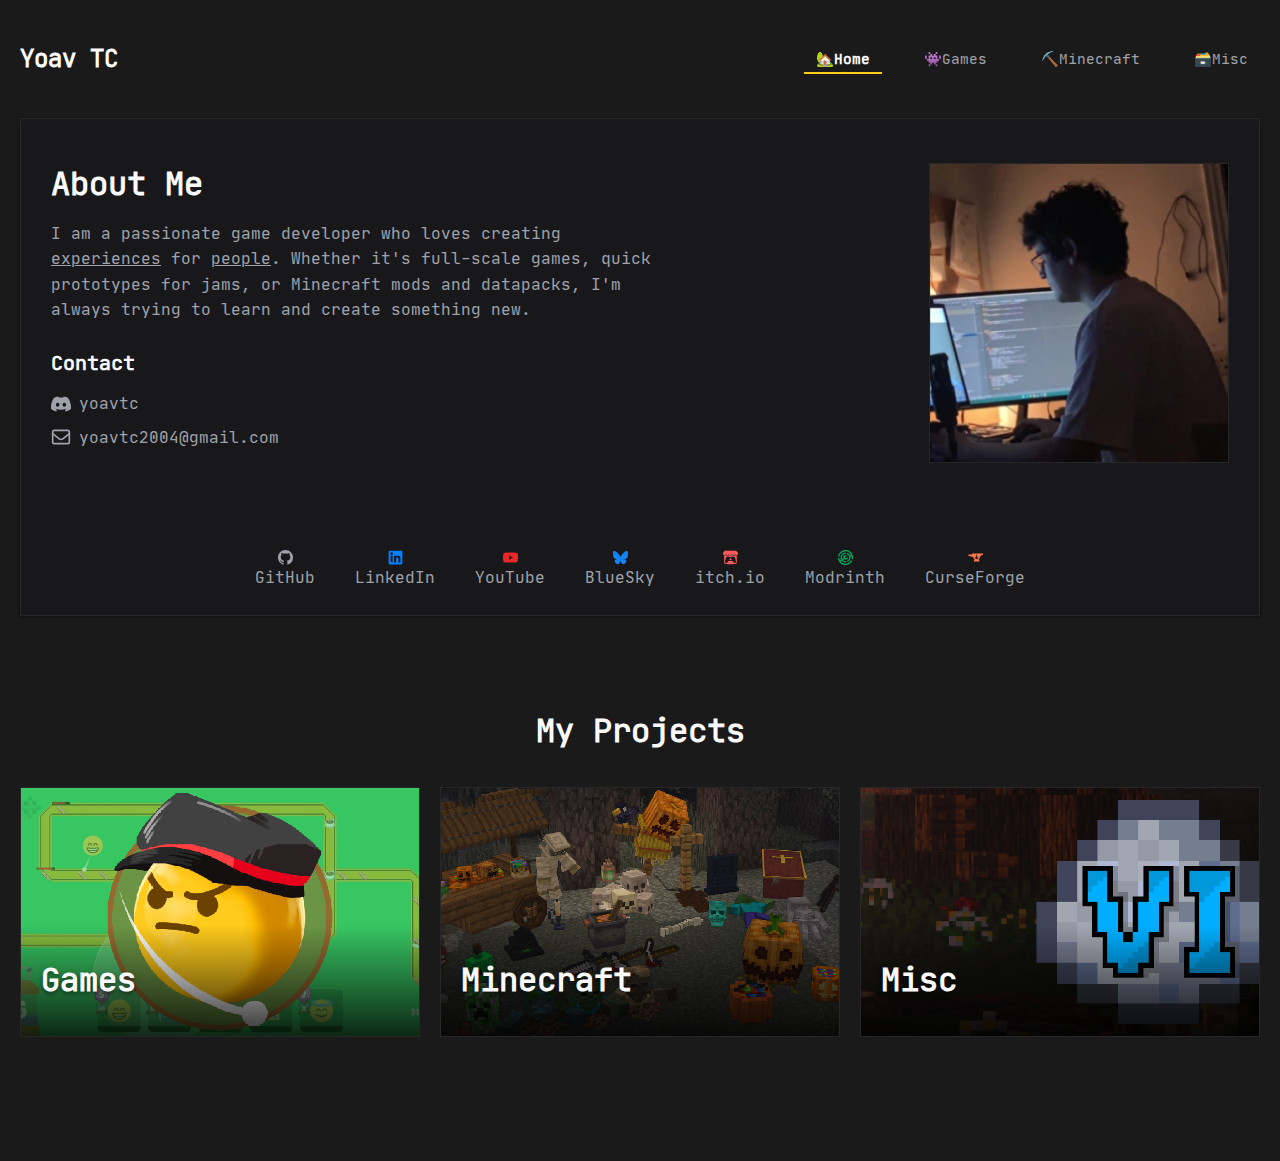
<file: index.html>
<!DOCTYPE html>
<html lang="en">
<head>
    <meta charset="UTF-8">
    <meta name="viewport" content="width=device-width, initial-scale=1.0">
    <title>Yoav TC - Portfolio</title>
    <link rel="stylesheet" href="styles.css">
</head>
<body>
    <div class="container">
        <header>
            <div class="logo" onclick="window.location='index.html'" style="cursor: pointer;">Yoav TC</div>
        </header>

        <div class="hero" style="display: flex; flex-direction: column; align-items: center; gap: 40px;">
            <div style="display: flex; flex-direction: row; align-items: center; gap: 40px; width: 100%;">
                <div class="hero-content" style="padding: 40px 30px; flex: 1;">
                    <h2>About Me</h2>
                    <p style="margin-bottom: 1.5rem;">
                        I am a passionate game developer who loves creating <u>experiences</u> for <u>people</u>. 
                        Whether it's full-scale games, quick prototypes for jams, or Minecraft mods and datapacks, 
                        I'm always trying to learn and create something new.
                    </p>
                    <h3 style="font-size: 1.25rem; margin-bottom: 0.75rem;">Contact</h3>
                    <p style="margin-bottom: 0.5rem; display: flex; align-items: center; gap: 8px;">
                        <svg xmlns="http://www.w3.org/2000/svg" width="20" height="20" viewBox="0 0 24 24" fill="currentColor" stroke-width="2" style="flex-shrink: 0;"><path d="M20.317 4.492c-1.53-.69-3.17-1.2-4.885-1.49a.075.075 0 0 0-.079.036c-.21.369-.444.85-.608 1.23a18.566 18.566 0 0 0-5.487 0 12.36 12.36 0 0 0-.617-1.23A.077.077 0 0 0 8.562 3c-1.714.29-3.354.8-4.885 1.491a.07.07 0 0 0-.032.027C.533 9.093-.32 13.555.099 17.961a.08.08 0 0 0 .031.055 20.03 20.03 0 0 0 5.993 2.98.078.078 0 0 0 .084-.026c.462-.62.874-1.275 1.226-1.963.021-.04.001-.088-.041-.104a13.201 13.201 0 0 1-1.872-.878.075.075 0 0 1-.008-.125c.126-.093.252-.19.372-.287a.075.075 0 0 1 .078-.01c3.927 1.764 8.18 1.764 12.061 0a.075.075 0 0 1 .079.009c.12.098.245.195.372.288a.075.075 0 0 1-.006.125c-.598.344-1.22.635-1.873.877a.075.075 0 0 0-.041.105c.36.687.772 1.341 1.225 1.962a.077.077 0 0 0 .084.028 19.963 19.963 0 0 0 6.002-2.981.076.076 0 0 0 .032-.054c.5-5.094-.838-9.52-3.549-13.442a.06.06 0 0 0-.031-.028zM8.02 15.278c-1.182 0-2.157-1.069-2.157-2.38 0-1.312.956-2.38 2.157-2.38 1.21 0 2.176 1.077 2.157 2.38 0 1.312-.956 2.38-2.157 2.38zm7.975 0c-1.183 0-2.157-1.069-2.157-2.38 0-1.312.955-2.38 2.157-2.38 1.21 0 2.176 1.077 2.157 2.38 0 1.312-.946 2.38-2.157 2.38z"/></svg>
                        yoavtc
                    </p>
                    <p style="margin-bottom: 1rem; display: flex; align-items: center; gap: 8px;">
                        <svg xmlns="http://www.w3.org/2000/svg" width="20" height="20" viewBox="0 0 24 24" fill="none" stroke="currentColor" stroke-width="2" stroke-linecap="round" stroke-linejoin="round" style="flex-shrink: 0;"><path d="M2 6a2 2 0 0 1 2-2h16a2 2 0 0 1 2 2v12a2 2 0 0 1-2 2H4a2 2 0 0 1-2-2V6z"/><path d="M2 8l7.501 6.001a4 4 0 0 0 4.998 0L22 8"/></svg>
                        yoavtc2004@gmail.com
                    </p>
                </div>
                <div style="width: 300px; height: 300px; background-color: #27272a; border: 1px solid var(--border-color); margin-right: 30px; flex-shrink: 0; background-size: cover; background-position: center;
                background-image: url('assets/me.png');">
                </div>
            </div>
            <div style="display: flex; gap: 1.5rem; flex-wrap: wrap; justify-content: center; padding: 0 30px 20px 30px;">
                <a href="https://github.com/YoavTC/" style="color: var(--text-secondary); text-decoration: none;"><div class="dynamic-icon" id="github"></div> GitHub</a>
                <a href="https://www.linkedin.com/in/yoav-trachtman-cohen-646bba241/" style="color: var(--text-secondary); text-decoration: none;"><div class="dynamic-icon" id="linkedin"></div> LinkedIn</a>
                <a href="https://www.youtube.com/@yoav_tc" style="color: var(--text-secondary); text-decoration: none;"><div class="dynamic-icon" id="youtube"></div> YouTube</a>
                <a href="https://bsky.app/profile/yoavtc.bsky.social" style="color: var(--text-secondary); text-decoration: none;"><div class="dynamic-icon" id="bluesky"></div> BlueSky</a>
                <a href="https://yoav-tc.itch.io/" style="color: var(--text-secondary); text-decoration: none;"><div class="dynamic-icon" id="itch"></div> itch.io</a>
                <a href="https://modrinth.com/user/yoav_tc" style="color: var(--text-secondary); text-decoration: none;"><div class="dynamic-icon" id="modrinth"></div> Modrinth</a>
                <a href="https://www.curseforge.com/members/yoav_tc/projects" style="color: var(--text-secondary); text-decoration: none;"><div class="dynamic-icon" id="curseforge"></div> CurseForge</a>
            </div>
        </div>

        <h1 style="padding: 30px; width: 100%; text-align: center;">
            My Projects
        </h1>

        <!-- Category Buttons -->
        <div class="category-buttons-horizontal">
            <div class="category-btn-h" data-category="games" onclick="window.location='games.html'" style="background-image: url('banners/emoji-general-td.png');">
                <div class="category-overlay">
                    <h2>Games</h2>
                </div>
            </div>
            <div class="category-btn-h" data-category="minecraft" onclick="window.location='minecraft.html'" style="background-image: url('banners/halloween-decorations.png');">
                <div class="category-overlay">
                    <h2>Minecraft</h2>
                </div>
            </div>
            <div class="category-btn-h" data-category="misc" onclick="window.location='misc.html'" style="background-image: url('banners/claytyne.png');">
                <div class="category-overlay">
                    <h2>Misc</h2>
                </div>
            </div>
        </div>
    </div>

    <script src="projects.js"></script>
    <script src="icons.js"></script>
    <script src="linkfixer.js"></script>
    <script src="header.js"></script>
</body>
</html>
</file>
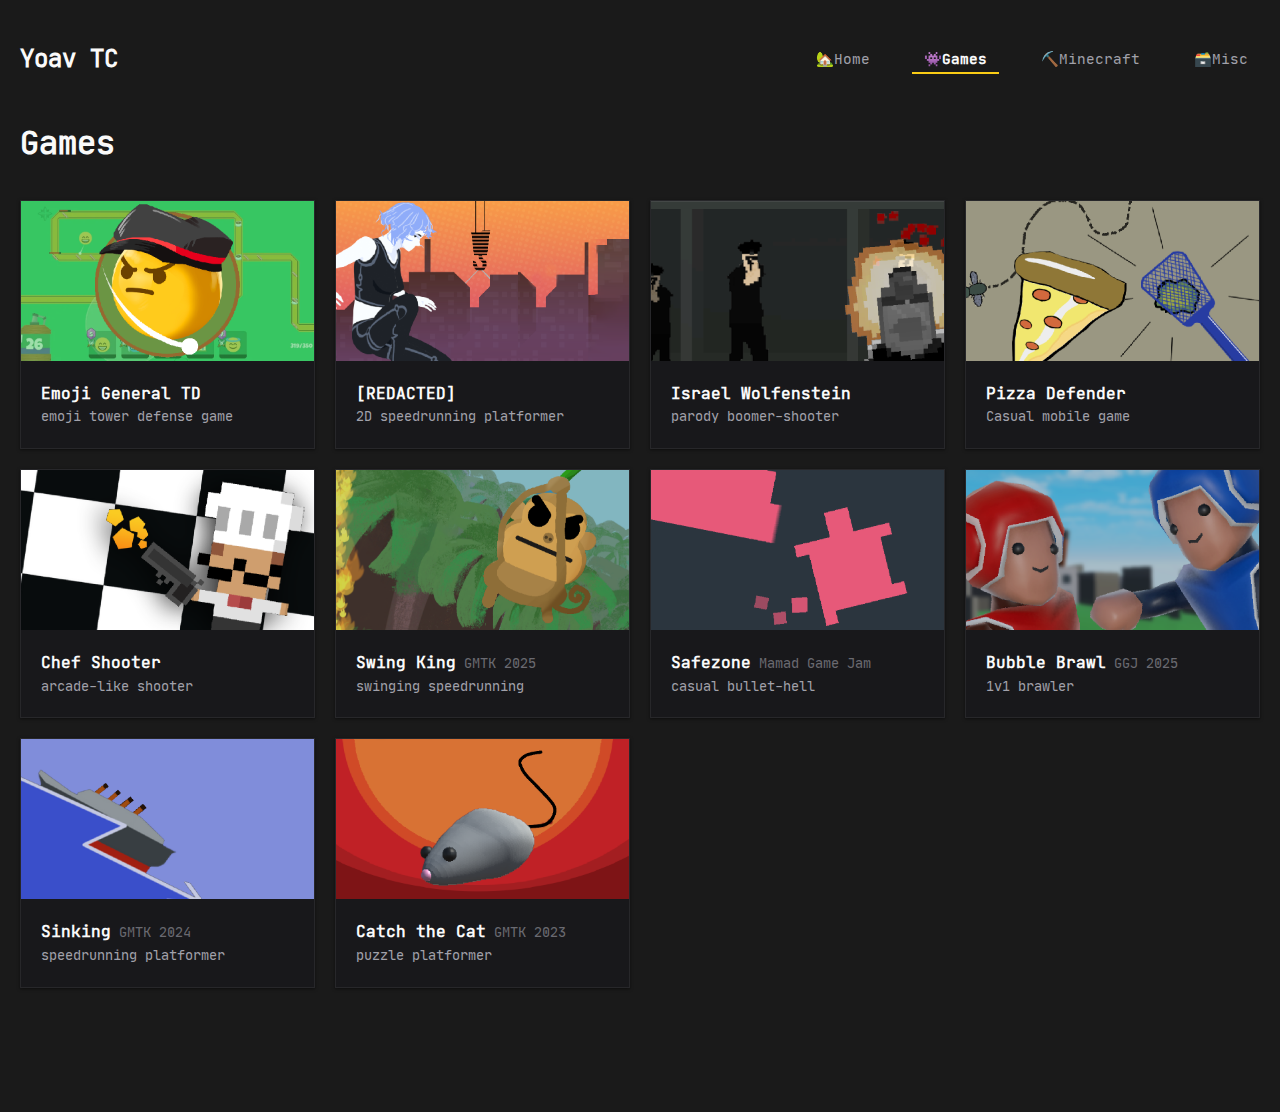
<file: games.html>
<!DOCTYPE html>
<html lang="en">
<head>
    <meta charset="UTF-8">
    <meta name="viewport" content="width=device-width, initial-scale=1.0">
    <title>Games - Yoav TC</title>
    <link rel="stylesheet" href="styles.css">
</head>
<body>
    <div class="container">
        <header>
            <div class="logo" onclick="window.location='index.html'" style="cursor: pointer;">Yoav TC</div>
        </header>

        <h1 style="font-size: 2rem; margin-bottom: 30px; color: var(--text-primary);">Games</h1>

        <div class="projects-grid" id="games-grid"></div>
    </div>

    <script src="projects.js"></script>
    <script>
        document.addEventListener('DOMContentLoaded', () => {
            renderProjectsGrid('games-grid', portfolioData.games);
        });
    </script>

    <script src="linkfixer.js"></script>
    <script src="header.js"></script>
</body>
</html>
</file>
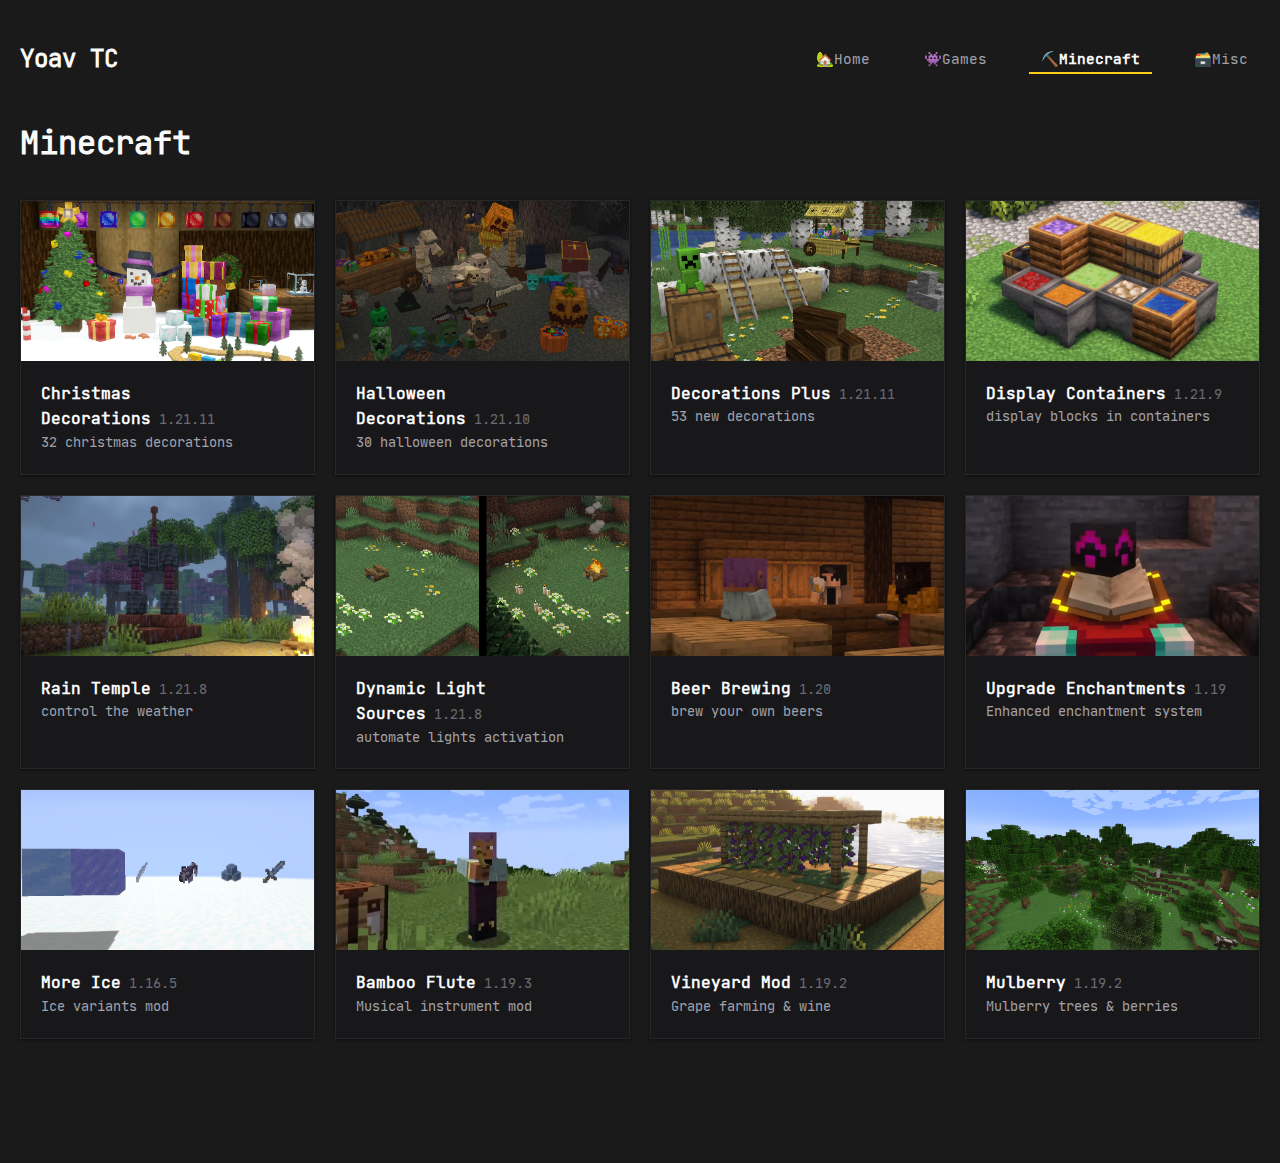
<file: minecraft.html>
<!DOCTYPE html>
<html lang="en">
<head>
    <meta charset="UTF-8">
    <meta name="viewport" content="width=device-width, initial-scale=1.0">
    <title>Minecraft - Yoav TC</title>
    <link rel="stylesheet" href="styles.css">
</head>
<body>
    <div class="container">
        <header>
            <div class="logo" onclick="window.location='index.html'" style="cursor: pointer;">Yoav TC</div>
        </header>

        <h1 style="font-size: 2rem; margin-bottom: 30px; color: var(--text-primary);">Minecraft</h1>

        <div class="projects-grid" id="mods-grid"></div>
    </div>

    <script src="projects.js"></script>
    <script>
        document.addEventListener('DOMContentLoaded', () => {
            renderProjectsGrid('mods-grid', portfolioData.mods);
        });
    </script>

    <script src="linkfixer.js"></script>
    <script src="header.js"></script>
</body>
</html>
</file>
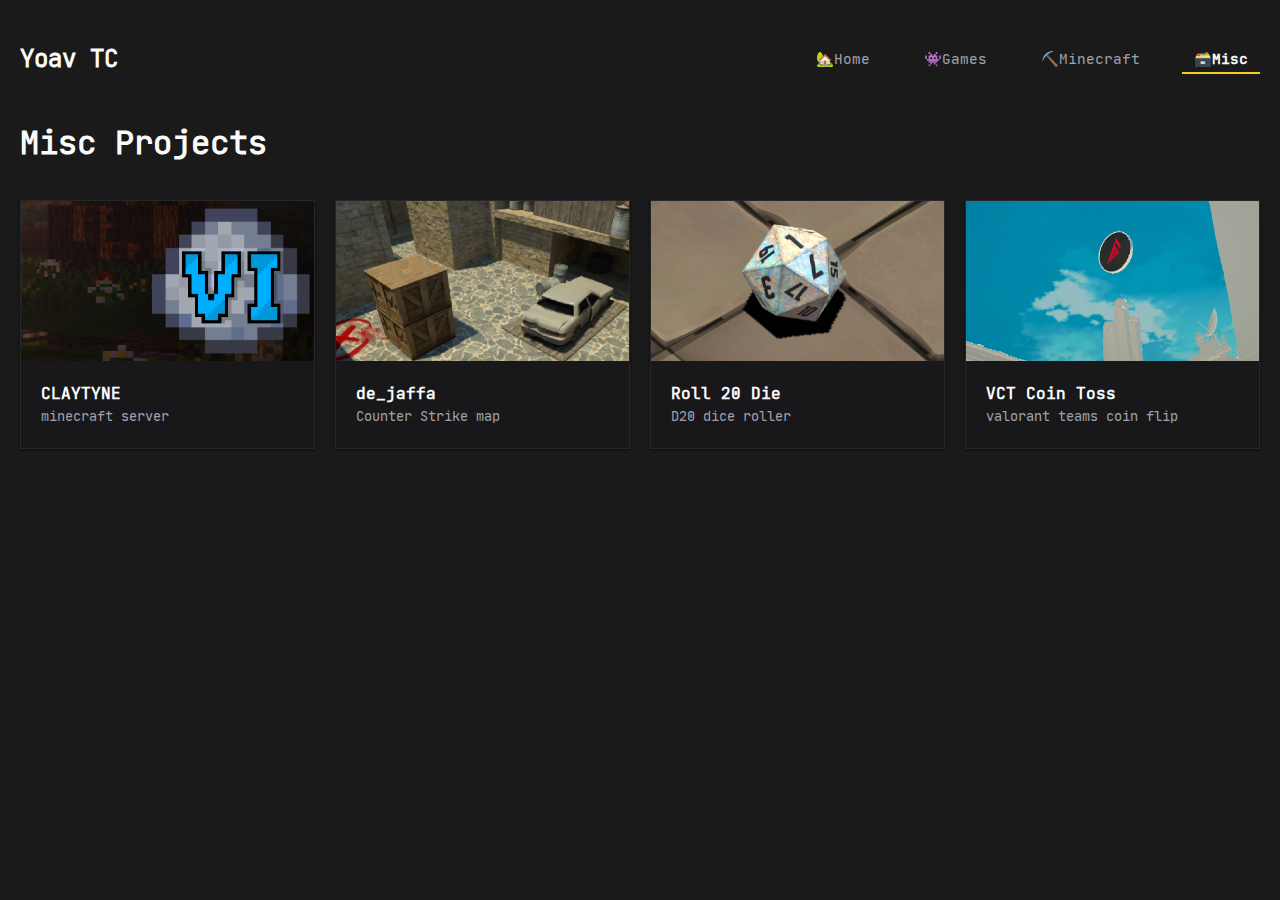
<file: misc.html>
<!DOCTYPE html>
<html lang="en">
<head>
    <meta charset="UTF-8">
    <meta name="viewport" content="width=device-width, initial-scale=1.0">
    <title>Misc Projects - Yoav TC</title>
    <link rel="stylesheet" href="styles.css">
</head>
<body>
    <div class="container">
        <header>
            <div class="logo" onclick="window.location='index.html'" style="cursor: pointer;">Yoav TC</div>
        </header>

        <h1 style="font-size: 2rem; margin-bottom: 30px; color: var(--text-primary);">Misc Projects</h1>

        <div class="projects-grid" id="misc-grid"></div>
    </div>

    <script src="projects.js"></script>
    <script>
        document.addEventListener('DOMContentLoaded', () => {
            renderProjectsGrid('misc-grid', portfolioData.misc);
        });
    </script>

    <script src="linkfixer.js"></script>
    <script src="header.js"></script>
</body>
</html>
</file>
<file: styles.css>
@font-face {
    font-family: 'JetBrains Mono';
    src: url('assets/JetbrainsMonoRegular.ttf') format('truetype');
    font-weight: normal;
    font-style: normal;
}

:root {
    --bg-color: #1a1a1a;
    --card-bg: #18181b;
    --text-primary: #fafafa;
    --text-secondary: #a1a1aa;
    --border-color: #27272a;
    --btn-bg: rgba(24, 24, 27, 0.9);
    --shadow-sm: 0 1px 3px rgba(0,0,0,0.5);
    --shadow-md: 0 4px 6px -1px rgba(0,0,0,0.5);
    --fade-width: 60px; 
}

* {
    box-sizing: border-box;
    margin: 0;
    padding: 0;
}

body {
    font-family: 'JetBrains Mono', monospace, -apple-system, BlinkMacSystemFont, "Segoe UI", Roboto, Helvetica, Arial, sans-serif;
    background-color: var(--bg-color);
    color: var(--text-primary);
    line-height: 1.6;
    padding-bottom: 4rem;
}

.container {
    max-width: 1350px;
    margin: 0 auto;
    padding: 0 20px;
}

header {
    padding: 40px 0;
    display: flex;
    justify-content: space-between;
    align-items: center;
}

.logo {
    font-size: 1.5rem;
    font-weight: 700;
    color: var(--text-primary);
}

.nav-links a {
    color: var(--text-secondary);
    text-decoration: none;
    margin-left: 20px;
    font-size: 0.9rem;
    transition: color 0.2s, background-color 0.2s;
    position: relative;
    padding-bottom: 4px;
    padding: 6px 12px;
    border-radius: 6px;
}

.nav-links a:hover {
    color: var(--text-primary);
    background-color: rgba(250, 204, 21, 0.1);
}

.nav-links a.active {
    color: var(--text-primary);
    font-weight: 600;
}

.nav-links a.active::after {
    content: '';
    position: absolute;
    bottom: 0;
    left: 0;
    width: 100%;
    height: 2px;
    background-color: #facc15;
}

.hero {
    background-color: var(--card-bg);
    overflow: hidden;
    box-shadow: var(--shadow-sm);
    margin-bottom: 60px;
    display: flex;
    flex-direction: column;
    border: 1px solid var(--border-color);
}

@media (max-width: 768px) {
    .hero {
        flex-direction: column !important;
    }
    
    .hero > div:last-child {
        margin: 0 auto 30px auto !important;
    }
}

.hero-image-placeholder {
    width: 100%;
    height: 300px;
    background-color: #27272a;
    background-image: linear-gradient(45deg, #27272a 25%, #3f3f46 25%, #3f3f46 50%, #27272a 50%, #27272a 75%, #3f3f46 75%, #3f3f46 100%);
    background-size: 40px 40px;
}

.hero-content {
    padding: 30px;
}

.hero h2 {
    font-size: 2rem;
    margin-bottom: 10px;
    font-weight: 600;
}

.hero p {
    color: var(--text-secondary);
    max-width: 600px;
}

.hero-content a {
    color: var(--text-primary);
    text-decoration: underline;
    transition: color 0.2s, background-color 0.2s;
    padding: 2px 6px;
    border-radius: 4px;
}

.hero-content a:hover {
    color: var(--text-primary);
    background-color: rgba(250, 204, 21, 0.1);
}

.hero a {
    color: var(--text-secondary);
    text-decoration: none;
    transition: color 0.2s, background-color 0.2s;
    padding: 4px 8px;
    border-radius: 4px;
}

.hero a:hover {
    color: var(--text-primary);
    background-color: rgba(250, 204, 21, 0.1);
}

.section-header {
    display: flex;
    justify-content: space-between;
    align-items: baseline;
    margin-bottom: 20px;
    padding: 0 5px;
}

.section-title {
    font-size: 1.25rem;
    font-weight: 600;
}

.view-all {
    font-size: 0.85rem;
    color: var(--text-secondary);
    text-decoration: none;
}

.scroll-section {
    margin-bottom: 60px;
}

.carousel-container {
    position: relative;
}

.scroll-container {
    display: flex;
    gap: 20px;
    overflow-x: auto;
    padding: 10px 0 30px 0; 
    scroll-snap-type: x mandatory;
    -webkit-overflow-scrolling: touch;
    scrollbar-width: none;
    scroll-behavior: smooth;
    -webkit-mask-image: none;
    mask-image: none;
}

.scroll-container.fade-right {
    -webkit-mask-image: linear-gradient(to right, black calc(100% - var(--fade-width)), transparent 100%);
    mask-image: linear-gradient(to right, black calc(100% - var(--fade-width)), transparent 100%);
}

.scroll-container.fade-left {
    -webkit-mask-image: linear-gradient(to right, transparent 0%, black var(--fade-width));
    mask-image: linear-gradient(to right, transparent 0%, black var(--fade-width));
}

.scroll-container.fade-both {
    -webkit-mask-image: linear-gradient(to right, transparent 0%, black var(--fade-width), black calc(100% - var(--fade-width)), transparent 100%);
    mask-image: linear-gradient(to right, transparent 0%, black var(--fade-width), black calc(100% - var(--fade-width)), transparent 100%);
}

.scroll-container::-webkit-scrollbar {
    display: none;
}

.card {
    min-width: 280px;
    max-width: 280px;
    background-color: var(--card-bg);
    overflow: hidden;
    box-shadow: var(--shadow-sm);
    scroll-snap-align: start;
    border: 1px solid var(--border-color);
    flex-shrink: 0;
    
    position: relative; /* Needed for the pseudo-element positioning */
    z-index: 1;
    
    transition: transform 0.2s, box-shadow 0.2s;
    
    /* Default hover color, updated via JS */
    --hover-bg: #facc15; 
}

/* The Fill Effect - INSTANT */
.card::before {
    content: "";
    position: absolute;
    bottom: 0;
    left: 0;
    width: 100%;
    height: 0%; /* Starts empty */
    background-color: var(--hover-bg);
    
    z-index: -1; /* Behind the content */
}

.card:hover::before {
    height: 100%; /* Fills up */
}

.card:hover {
    box-shadow: var(--shadow-md);
}

.card-image {
    height: 160px;
    background-color: #27272a;
    width: 100%;
    position: relative;
    z-index: 2; /* Stays on top of fill */
}

.card-info {
    padding: 20px;
    position: relative;
    z-index: 2;
}

.card-title-row {
    display: flex;
    justify-content: space-between;
    align-items: center;
    margin-bottom: 6px;
}

.card-title {
    font-size: 1rem;
    font-weight: 600;
}

.note-text {
    margin-left: 8px;
    font-size: 0.85em;
    font-weight: 400;
    color: var(--text-secondary);
    opacity: 0.6;
}

.card:hover .note-text {
    color: rgba(0, 0, 0, 0.5);
    opacity: 0.7;
}

.card-desc {
    font-size: 0.85rem;
    color: var(--text-secondary);
}

.card:hover .card-title {
    color: #000000;
}

.card:hover .card-desc {
    color: #000000;
}

.nav-btn {
    position: absolute;
    top: 50%;
    transform: translateY(-50%);
    margin-top: -10px;
    width: 40px;
    height: 40px;
    background-color: var(--btn-bg);
    border: 1px solid var(--border-color);
    box-shadow: var(--shadow-md);
    cursor: pointer;
    display: flex;
    align-items: center;
    justify-content: center;
    z-index: 10;
    font-size: 1.2rem;
    color: var(--text-primary);
    transition: all 0.2s ease;
    opacity: 0; /* Hidden by default */
    pointer-events: none;
}

.carousel-container:hover .nav-btn {
    opacity: 1;
    pointer-events: auto;
}

.nav-btn.hidden {
    opacity: 0 !important;
    pointer-events: none !important;
    display: none;
}

.nav-btn:hover {
    background-color: #27272a;
    transform: translateY(-50%) scale(1.05);
    border-color: #71717a;
}

.prev-btn { left: -20px; }
.next-btn { right: -20px; }

@media (hover: none) {
    .nav-btn { display: none; }
}

.about-section {
    background-color: var(--card-bg);
    padding: 60px;
    max-width: 1000px;
    margin: 0 auto 60px auto;
    box-shadow: var(--shadow-sm);
    border: 1px solid var(--border-color);
    
    display: flex;
    justify-content: space-between;
    align-items: flex-start;
    text-align: left;
    gap: 40px;
}

.about-content {
    flex: 1;
}

.about-section h2 {
    font-size: 1.75rem;
    margin-bottom: 20px;
}

.about-section p {
    color: var(--text-secondary);
    font-size: 1.1rem;
    margin-bottom: 1rem;
}

.about-image {
    width: 250px;
    height: 250px;
    background-color: #27272a;
    flex-shrink: 0;
    border: 1px solid var(--border-color);
}

@media (max-width: 768px) {
    .about-section {
        flex-direction: column;
        text-align: center;
        align-items: center;
    }
    
    .about-image {
        width: 200px;
        height: 200px;
    }
}

footer {
    text-align: center;
    color: var(--text-secondary);
    font-size: 0.85rem;
    padding-top: 20px;
    border-top: 1px solid var(--border-color);
    margin-top: 40px;
}

.projects-grid {
    display: grid;
    grid-template-columns: repeat(auto-fill, minmax(280px, 1fr));
    gap: 20px;
    margin-bottom: 60px;
}

.projects-grid .card {
    min-width: auto;
    max-width: none;
    width: 100%;
}

@media (max-width: 640px) {
    .projects-grid {
        grid-template-columns: 1fr;
    }
}

.category-buttons-horizontal {
    display: flex;
    gap: 20px;
    margin-bottom: 60px;
}

.category-btn-h {
    flex: 1;
    height: 250px;
    background-size: cover;
    background-position: center;
    position: relative;
    overflow: hidden;
    cursor: pointer;
    border: 1px solid var(--border-color);
    transition: filter 0.3s ease;
}

.category-btn-h:hover {
    filter: brightness(1.15);
}

.category-overlay {
    position: absolute;
    bottom: 0;
    left: 0;
    right: 0;
    background: linear-gradient(to top, rgba(0,0,0,0.8), transparent);
    padding: 30px 20px;
    display: flex;
    align-items: flex-end;
}

.category-overlay h2 {
    color: var(--text-primary);
    font-size: 2rem;
    margin: 0;
    text-shadow: 0 2px 4px rgba(0,0,0,0.5);
}

@media (max-width: 768px) {
    .category-btn-h {
        min-width: 300px;
        height: 200px;
    }
}
</file>
